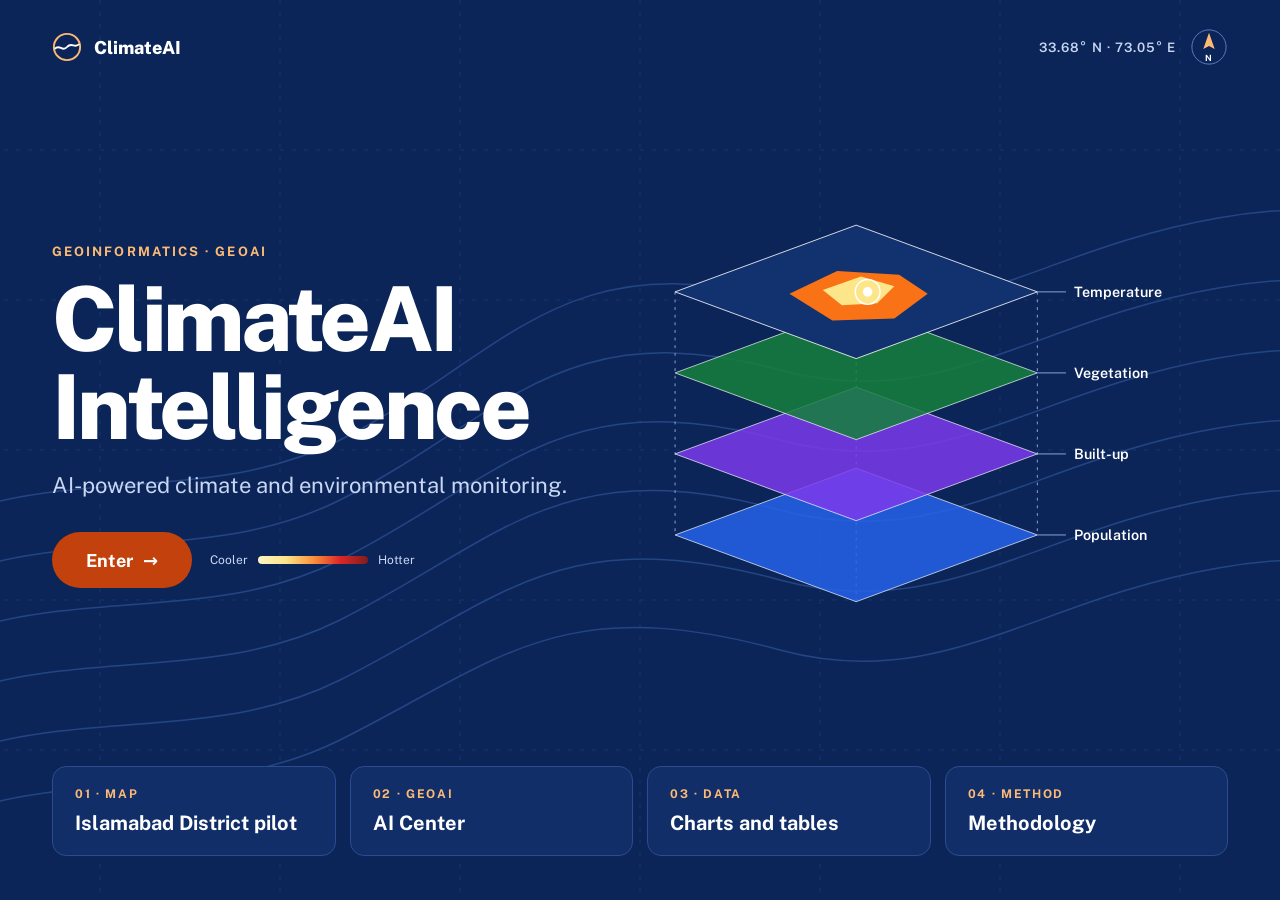
<file: index.html>
<!doctype html>
<html lang="en">
<head>
<meta charset="utf-8">
<meta name="viewport" content="width=device-width, initial-scale=1">
<title>ClimateAI Intelligence</title>
<link rel="preconnect" href="https://fonts.googleapis.com">
<link href="https://fonts.googleapis.com/css2?family=Public+Sans:wght@400;500;600;700;800&display=swap" rel="stylesheet">
<style>
body{margin:0}
a{color:inherit;text-decoration:none}
.opt:hover{background:#18418C}
.enter:hover{background:#9A3412}
</style>
</head>
<body>
<div style="position:relative;width:100%;min-height:100vh;box-sizing:border-box;overflow:hidden;background:#0B2559;color:#fff;font-family:'Public Sans',system-ui,sans-serif">

<svg viewBox="0 0 1440 900" preserveAspectRatio="xMidYMid slice" aria-hidden="true" style="position:absolute;inset:0;width:100%;height:100%">
<g stroke="#17376F" stroke-width="1" stroke-dasharray="4 8" fill="none"><path d="M0 150H1440M0 300H1440M0 450H1440M0 600H1440M0 750H1440M180 0V900M360 0V900M540 0V900M720 0V900M900 0V900M1080 0V900M1260 0V900"/></g>
<g fill="none" stroke="#244584" stroke-width="1.5">
<path d="M-100 700C100 560 260 640 420 560S640 380 860 440 1180 300 1540 360"/>
<path d="M-100 760C100 620 260 700 420 620S640 450 860 510 1180 370 1540 430"/>
<path d="M-100 820C100 680 260 760 420 680S640 520 860 580 1180 440 1540 500"/>
<path d="M-100 640C100 500 260 580 420 500S640 310 860 370 1180 230 1540 290"/>
<path d="M-100 580C100 440 260 520 420 440S640 240 860 300 1180 160 1540 220"/>
<path d="M-100 880C100 740 260 820 420 740S640 590 860 650 1180 510 1540 570"/>
</g>
</svg>

<div style="position:relative;max-width:1240px;margin:0 auto;padding:28px 32px 44px;min-height:100vh;box-sizing:border-box;display:flex;flex-direction:column">

<div style="display:flex;align-items:center;justify-content:space-between;gap:16px">
<div style="display:flex;align-items:center;gap:12px;font-weight:800;font-size:18px">
<svg width="30" height="30" viewBox="0 0 32 32" aria-hidden="true"><circle cx="16" cy="16" r="14" fill="none" stroke="#FDBA74" stroke-width="2"/><path d="M3 18c5-6 8 4 13-2s8 2 13-3" fill="none" stroke="#fff" stroke-width="2"/></svg>
ClimateAI
</div>
<div style="display:flex;align-items:center;gap:14px;font-size:13px;font-weight:600;letter-spacing:0.08em;color:#C9D7F2">
<span>33.68° N · 73.05° E</span>
<svg width="38" height="38" viewBox="0 0 40 40" role="img" aria-label="North arrow"><circle cx="20" cy="20" r="18" fill="none" stroke="#5F7FBF"/><path d="M20 5L26 22L20 19L14 22Z" fill="#FDBA74"/><text x="20" y="35" text-anchor="middle" font-size="9" font-weight="700" fill="#fff" font-family="Public Sans,sans-serif">N</text></svg>
</div>
</div>

<div style="flex:1;display:flex;flex-wrap:wrap;align-items:center;gap:32px;padding:32px 0">
<div style="flex:1 1 420px;min-width:290px">
<div style="font-size:13px;font-weight:700;letter-spacing:0.16em;text-transform:uppercase;color:#FDBA74">Geoinformatics · GeoAI</div>
<h1 style="margin:16px 0 0;font-size:clamp(44px,7vw,92px);line-height:0.98;letter-spacing:-0.04em;font-weight:800">ClimateAI Intelligence</h1>
<p style="margin:22px 0 0;font-size:clamp(17px,2vw,22px);color:#C9D7F2">AI-powered climate and environmental monitoring.</p>
<div style="display:flex;align-items:center;flex-wrap:wrap;gap:18px;margin-top:34px">
<a class="enter" href="dashboard.html" style="display:inline-flex;align-items:center;gap:10px;min-height:56px;padding:0 34px;background:#C2410C;color:#fff;border-radius:999px;font-weight:700;font-size:18px">Enter <span aria-hidden="true">→</span></a>
<div style="display:flex;align-items:center;gap:10px;font-size:12px;color:#C9D7F2"><span>Cooler</span><span style="width:110px;height:8px;border-radius:4px;background:linear-gradient(90deg,#FEF3C7,#FDE68A,#FB923C,#DC2626,#7F1D1D)"></span><span>Hotter</span></div>
</div>
</div>

<div style="flex:1 1 420px;min-width:290px">
<svg viewBox="0 0 600 480" width="100%" role="img" aria-label="Diagram of stacked map layers: temperature, vegetation, built-up and population" style="display:block;max-width:620px;margin:0 auto">
<g stroke="#8FA8D8" stroke-width="1" stroke-dasharray="3 5"><path d="M20 110V365M210 40V435M400 110V365"/></g>
<path d="M20 365L210 295L400 365L210 435Z" fill="#2563EB" fill-opacity="0.85" stroke="#fff" stroke-opacity="0.7"/>
<path d="M20 280L210 210L400 280L210 350Z" fill="#7C3AED" fill-opacity="0.85" stroke="#fff" stroke-opacity="0.7"/>
<path d="M20 195L210 125L400 195L210 265Z" fill="#15803D" fill-opacity="0.85" stroke="#fff" stroke-opacity="0.7"/>
<path d="M20 110L210 40L400 110L210 180Z" fill="#12326F" stroke="#fff" stroke-opacity="0.85"/>
<path d="M140 112L190 88L255 92L285 112L250 138L185 140Z" fill="#F97316"/>
<path d="M175 108L215 94L250 104L232 122L195 124Z" fill="#FDE68A"/>
<circle cx="222" cy="110" r="5" fill="#fff"/><circle cx="222" cy="110" r="13" fill="none" stroke="#fff" stroke-width="1.5"/>
<g stroke="#8FA8D8" stroke-width="1"><path d="M400 110H430M400 195H430M400 280H430M400 365H430"/></g>
<g fill="#fff" font-family="Public Sans,sans-serif" font-size="15" font-weight="600">
<text x="438" y="115">Temperature</text><text x="438" y="200">Vegetation</text><text x="438" y="285">Built-up</text><text x="438" y="370">Population</text>
</g>
</svg>
</div>
</div>

<div style="display:grid;grid-template-columns:repeat(auto-fit,minmax(230px,1fr));gap:14px">
<a class="opt" href="dashboard.html" style="display:block;background:#112E69;border:1px solid #2C4C8F;border-radius:14px;padding:20px 22px"><div style="font-size:12px;font-weight:700;letter-spacing:0.14em;color:#FDBA74">01 · MAP</div><div style="margin-top:10px;font-size:20px;font-weight:700">Islamabad District pilot</div></a>
<a class="opt" href="ai-center.html" style="display:block;background:#112E69;border:1px solid #2C4C8F;border-radius:14px;padding:20px 22px"><div style="font-size:12px;font-weight:700;letter-spacing:0.14em;color:#FDBA74">02 · GEOAI</div><div style="margin-top:10px;font-size:20px;font-weight:700">AI Center</div></a>
<a class="opt" href="analytics.html" style="display:block;background:#112E69;border:1px solid #2C4C8F;border-radius:14px;padding:20px 22px"><div style="font-size:12px;font-weight:700;letter-spacing:0.14em;color:#FDBA74">03 · DATA</div><div style="margin-top:10px;font-size:20px;font-weight:700">Charts and tables</div></a>
<a class="opt" href="methodology.html" style="display:block;background:#112E69;border:1px solid #2C4C8F;border-radius:14px;padding:20px 22px"><div style="font-size:12px;font-weight:700;letter-spacing:0.14em;color:#FDBA74">04 · METHOD</div><div style="margin-top:10px;font-size:20px;font-weight:700">Methodology</div></a>
</div>

</div>
</div>
</body>
</html>
</file>
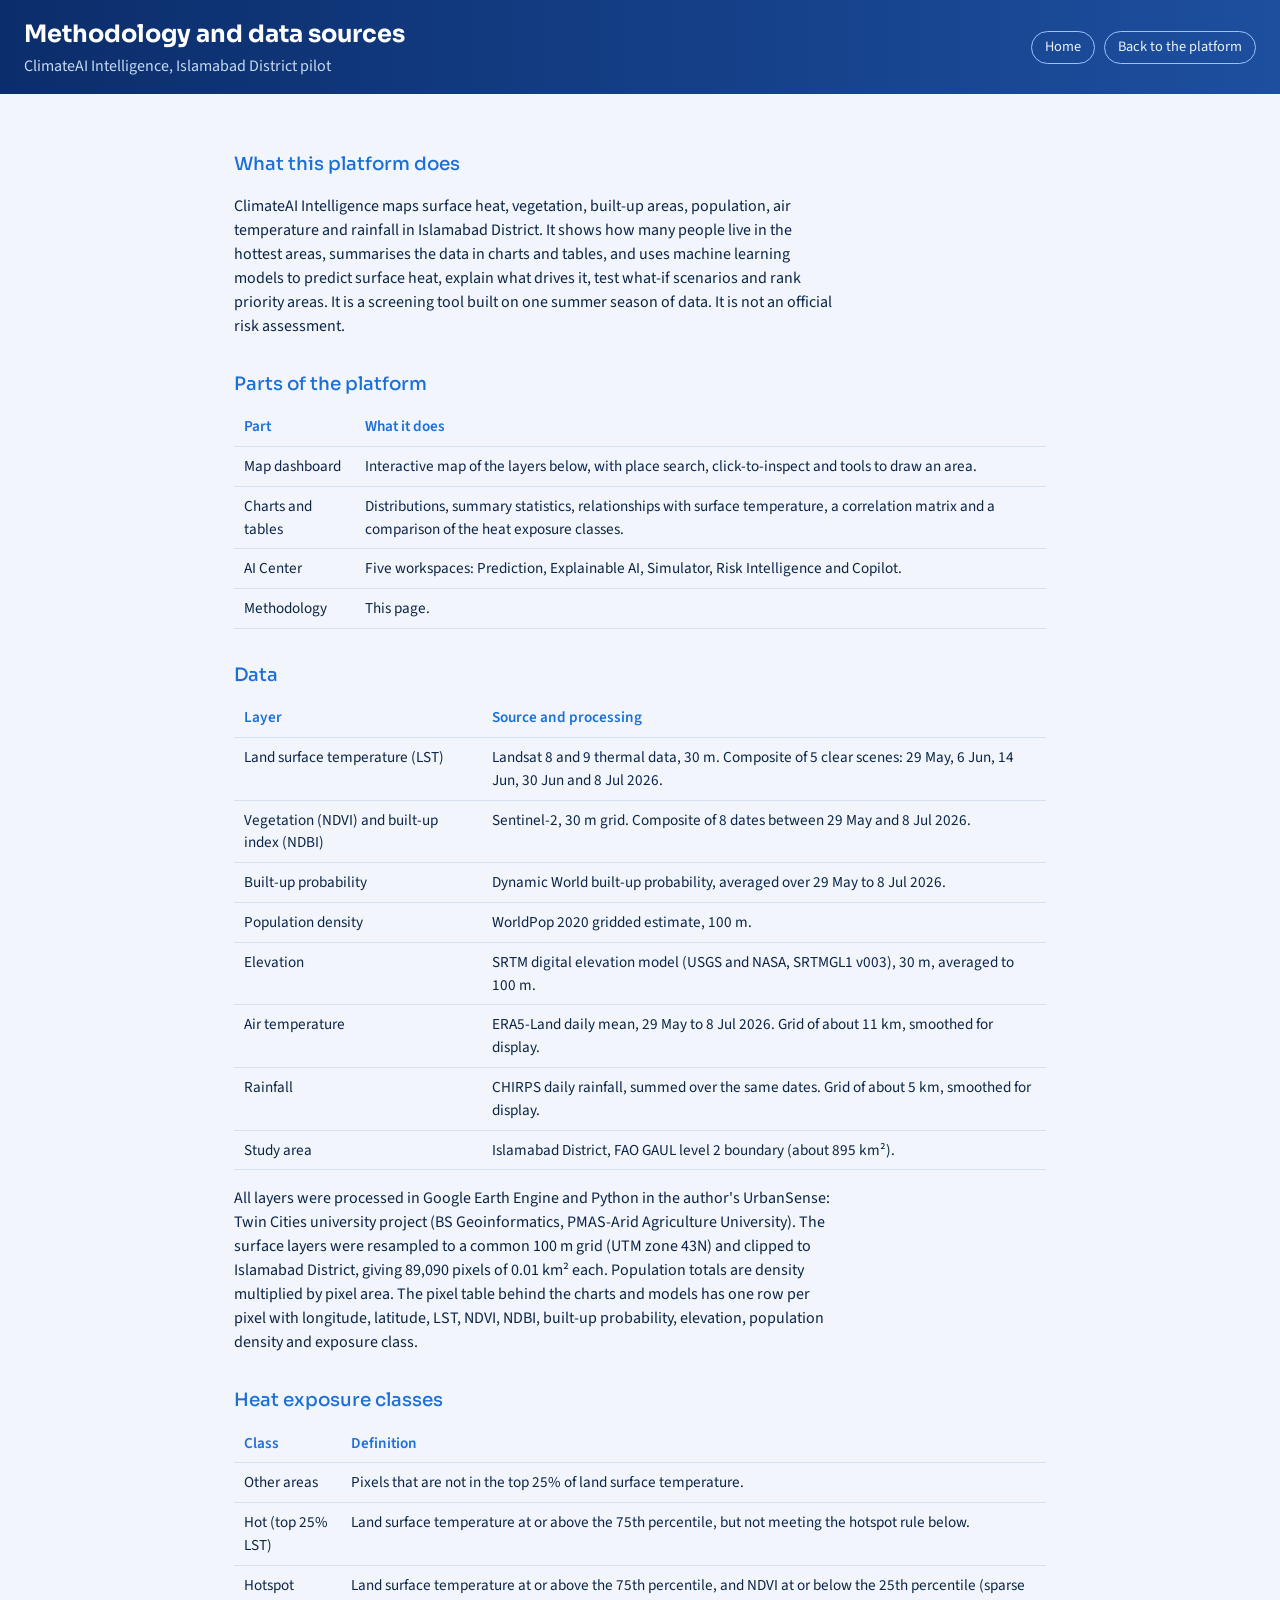
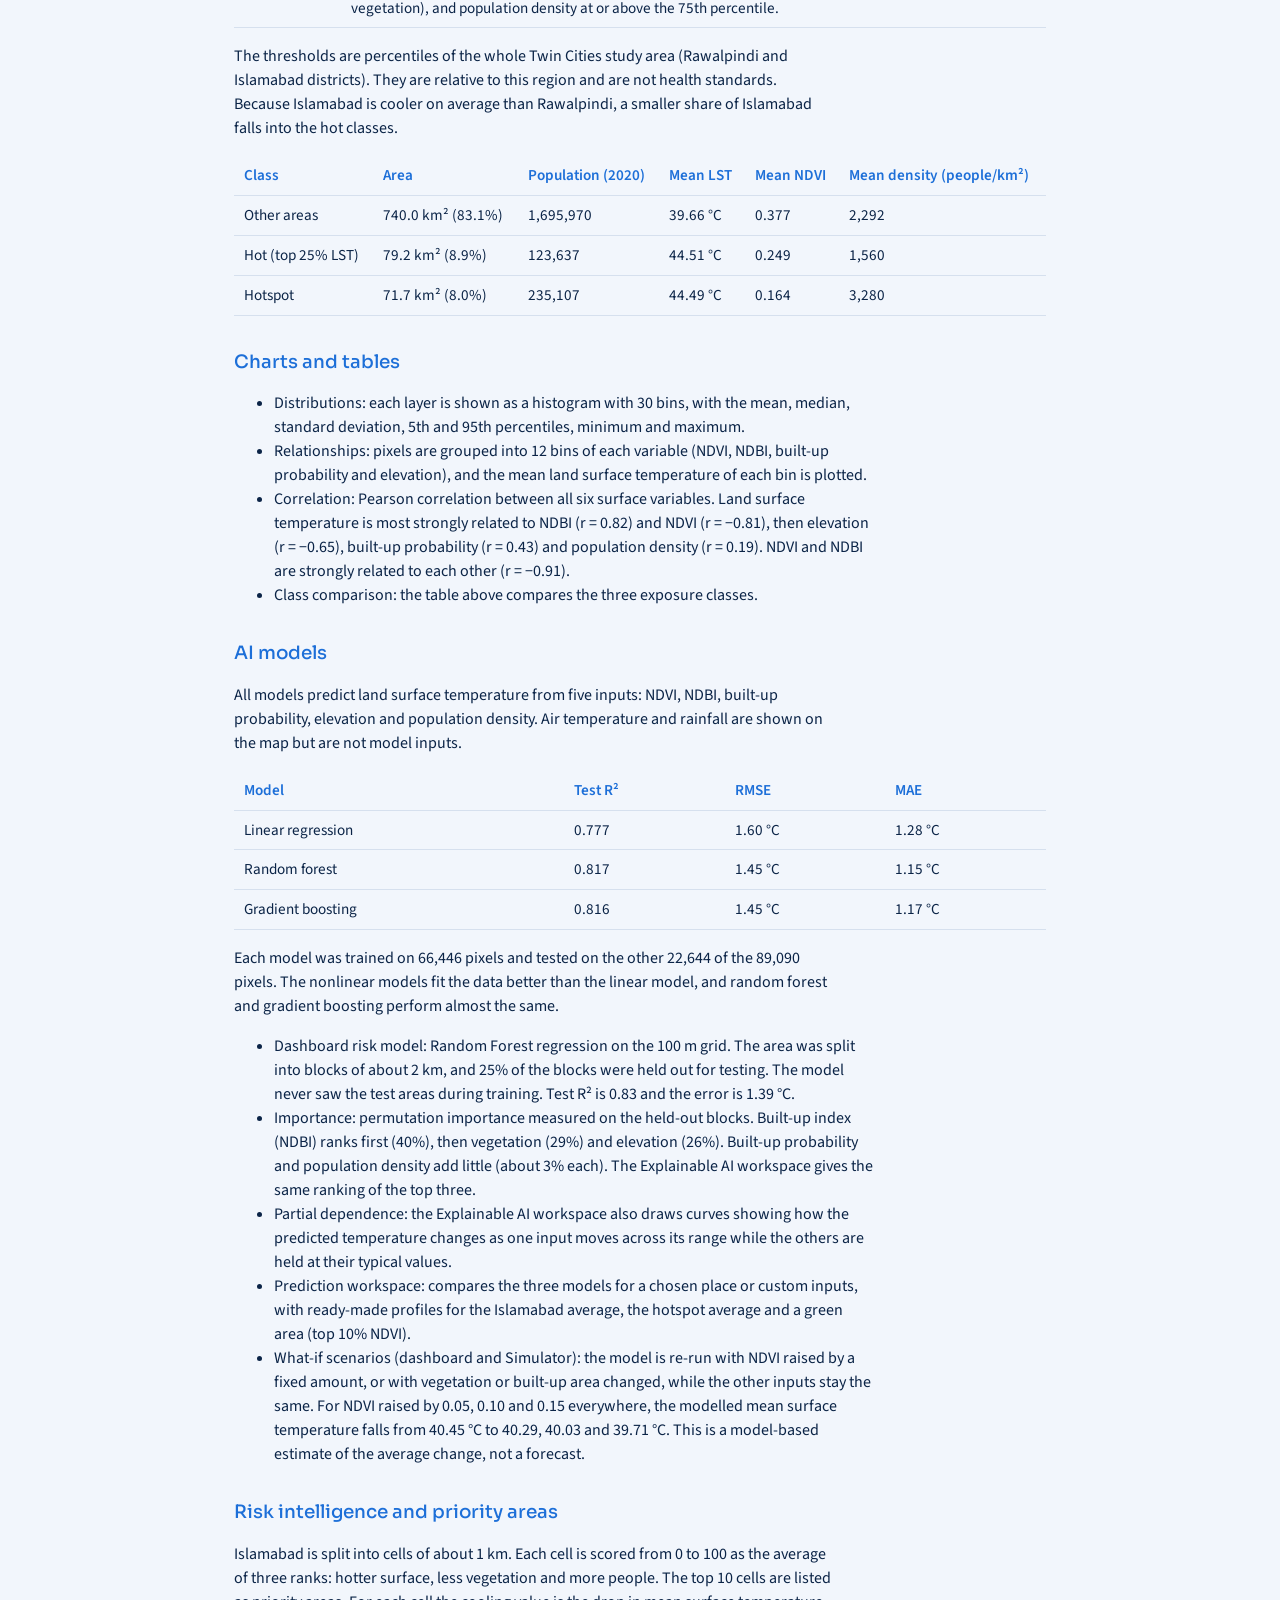
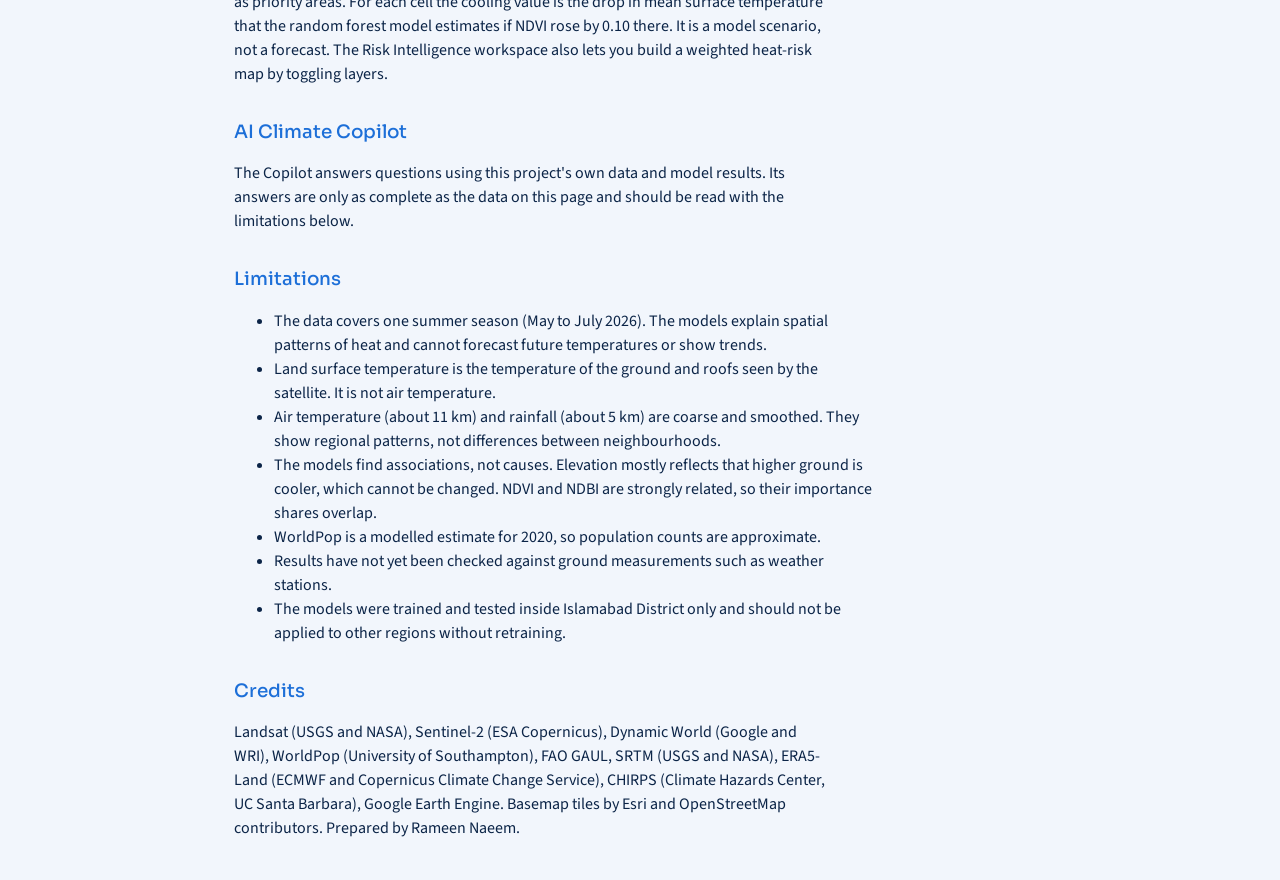
<file: methodology.html>
<!DOCTYPE html>
<html lang="en">
<head>
<meta charset="UTF-8">
<meta name="viewport" content="width=device-width, initial-scale=1">
<title>Methodology and Data Sources | ClimateAI Intelligence</title>
<link href="https://fonts.googleapis.com/css2?family=Sora:wght@500;700&family=Source+Sans+3:wght@400;600&display=swap" rel="stylesheet">
<link rel="stylesheet" href="styles.css">
<style>
.doc{max-width:860px;margin:0 auto;padding:1.5rem}
.doc h2{margin:2rem 0 .6rem;font-size:1.15rem}
.doc p,.doc li{max-width:75ch}
.doc table{width:100%;border-collapse:collapse;font-size:.95rem;margin:.5rem 0}
.doc th,.doc td{border-bottom:1px solid var(--line);padding:.5rem .6rem;text-align:left;vertical-align:top}
.doc th{color:var(--teal);font-weight:600}
.doc a{color:var(--teal)}
</style>
</head>
<body>
<header class="top">
  <div><h1>Methodology and data sources</h1><p>ClimateAI Intelligence, Islamabad District pilot</p></div>
  <nav style="display:flex;gap:.6rem;flex-wrap:wrap"><a class="pilot" style="text-decoration:none" href="index.html">Home</a><a class="pilot" style="text-decoration:none" href="dashboard.html">Back to the platform</a></nav>
</header>
<main class="doc">

<h2>What this platform does</h2>
<p>ClimateAI Intelligence maps surface heat, vegetation, built-up areas, population, air temperature and rainfall in Islamabad District. It shows how many people live in the hottest areas, summarises the data in charts and tables, and uses machine learning models to predict surface heat, explain what drives it, test what-if scenarios and rank priority areas. It is a screening tool built on one summer season of data. It is not an official risk assessment.</p>

<h2>Parts of the platform</h2>
<table>
<tr><th>Part</th><th>What it does</th></tr>
<tr><td>Map dashboard</td><td>Interactive map of the layers below, with place search, click-to-inspect and tools to draw an area.</td></tr>
<tr><td>Charts and tables</td><td>Distributions, summary statistics, relationships with surface temperature, a correlation matrix and a comparison of the heat exposure classes.</td></tr>
<tr><td>AI Center</td><td>Five workspaces: Prediction, Explainable AI, Simulator, Risk Intelligence and Copilot.</td></tr>
<tr><td>Methodology</td><td>This page.</td></tr>
</table>

<h2>Data</h2>
<table>
<tr><th>Layer</th><th>Source and processing</th></tr>
<tr><td>Land surface temperature (LST)</td><td>Landsat 8 and 9 thermal data, 30 m. Composite of 5 clear scenes: 29 May, 6 Jun, 14 Jun, 30 Jun and 8 Jul 2026.</td></tr>
<tr><td>Vegetation (NDVI) and built-up index (NDBI)</td><td>Sentinel-2, 30 m grid. Composite of 8 dates between 29 May and 8 Jul 2026.</td></tr>
<tr><td>Built-up probability</td><td>Dynamic World built-up probability, averaged over 29 May to 8 Jul 2026.</td></tr>
<tr><td>Population density</td><td>WorldPop 2020 gridded estimate, 100 m.</td></tr>
<tr><td>Elevation</td><td>SRTM digital elevation model (USGS and NASA, SRTMGL1 v003), 30 m, averaged to 100 m.</td></tr>
<tr><td>Air temperature</td><td>ERA5-Land daily mean, 29 May to 8 Jul 2026. Grid of about 11 km, smoothed for display.</td></tr>
<tr><td>Rainfall</td><td>CHIRPS daily rainfall, summed over the same dates. Grid of about 5 km, smoothed for display.</td></tr>
<tr><td>Study area</td><td>Islamabad District, FAO GAUL level 2 boundary (about 895 km²).</td></tr>
</table>
<p>All layers were processed in Google Earth Engine and Python in the author's UrbanSense: Twin Cities university project (BS Geoinformatics, PMAS-Arid Agriculture University). The surface layers were resampled to a common 100 m grid (UTM zone 43N) and clipped to Islamabad District, giving 89,090 pixels of 0.01 km² each. Population totals are density multiplied by pixel area. The pixel table behind the charts and models has one row per pixel with longitude, latitude, LST, NDVI, NDBI, built-up probability, elevation, population density and exposure class.</p>

<h2>Heat exposure classes</h2>
<table>
<tr><th>Class</th><th>Definition</th></tr>
<tr><td>Other areas</td><td>Pixels that are not in the top 25% of land surface temperature.</td></tr>
<tr><td>Hot (top 25% LST)</td><td>Land surface temperature at or above the 75th percentile, but not meeting the hotspot rule below.</td></tr>
<tr><td>Hotspot</td><td>Land surface temperature at or above the 75th percentile, and NDVI at or below the 25th percentile (sparse vegetation), and population density at or above the 75th percentile.</td></tr>
</table>
<p>The thresholds are percentiles of the whole Twin Cities study area (Rawalpindi and Islamabad districts). They are relative to this region and are not health standards. Because Islamabad is cooler on average than Rawalpindi, a smaller share of Islamabad falls into the hot classes.</p>
<table>
<tr><th>Class</th><th>Area</th><th>Population (2020)</th><th>Mean LST</th><th>Mean NDVI</th><th>Mean density (people/km²)</th></tr>
<tr><td>Other areas</td><td>740.0 km² (83.1%)</td><td>1,695,970</td><td>39.66 °C</td><td>0.377</td><td>2,292</td></tr>
<tr><td>Hot (top 25% LST)</td><td>79.2 km² (8.9%)</td><td>123,637</td><td>44.51 °C</td><td>0.249</td><td>1,560</td></tr>
<tr><td>Hotspot</td><td>71.7 km² (8.0%)</td><td>235,107</td><td>44.49 °C</td><td>0.164</td><td>3,280</td></tr>
</table>

<h2>Charts and tables</h2>
<ul>
<li>Distributions: each layer is shown as a histogram with 30 bins, with the mean, median, standard deviation, 5th and 95th percentiles, minimum and maximum.</li>
<li>Relationships: pixels are grouped into 12 bins of each variable (NDVI, NDBI, built-up probability and elevation), and the mean land surface temperature of each bin is plotted.</li>
<li>Correlation: Pearson correlation between all six surface variables. Land surface temperature is most strongly related to NDBI (r = 0.82) and NDVI (r = −0.81), then elevation (r = −0.65), built-up probability (r = 0.43) and population density (r = 0.19). NDVI and NDBI are strongly related to each other (r = −0.91).</li>
<li>Class comparison: the table above compares the three exposure classes.</li>
</ul>

<h2>AI models</h2>
<p>All models predict land surface temperature from five inputs: NDVI, NDBI, built-up probability, elevation and population density. Air temperature and rainfall are shown on the map but are not model inputs.</p>
<table>
<tr><th>Model</th><th>Test R²</th><th>RMSE</th><th>MAE</th></tr>
<tr><td>Linear regression</td><td>0.777</td><td>1.60 °C</td><td>1.28 °C</td></tr>
<tr><td>Random forest</td><td>0.817</td><td>1.45 °C</td><td>1.15 °C</td></tr>
<tr><td>Gradient boosting</td><td>0.816</td><td>1.45 °C</td><td>1.17 °C</td></tr>
</table>
<p>Each model was trained on 66,446 pixels and tested on the other 22,644 of the 89,090 pixels. The nonlinear models fit the data better than the linear model, and random forest and gradient boosting perform almost the same.</p>
<ul>
<li>Dashboard risk model: Random Forest regression on the 100 m grid. The area was split into blocks of about 2 km, and 25% of the blocks were held out for testing. The model never saw the test areas during training. Test R² is 0.83 and the error is 1.39 °C.</li>
<li>Importance: permutation importance measured on the held-out blocks. Built-up index (NDBI) ranks first (40%), then vegetation (29%) and elevation (26%). Built-up probability and population density add little (about 3% each). The Explainable AI workspace gives the same ranking of the top three.</li>
<li>Partial dependence: the Explainable AI workspace also draws curves showing how the predicted temperature changes as one input moves across its range while the others are held at their typical values.</li>
<li>Prediction workspace: compares the three models for a chosen place or custom inputs, with ready-made profiles for the Islamabad average, the hotspot average and a green area (top 10% NDVI).</li>
<li>What-if scenarios (dashboard and Simulator): the model is re-run with NDVI raised by a fixed amount, or with vegetation or built-up area changed, while the other inputs stay the same. For NDVI raised by 0.05, 0.10 and 0.15 everywhere, the modelled mean surface temperature falls from 40.45 °C to 40.29, 40.03 and 39.71 °C. This is a model-based estimate of the average change, not a forecast.</li>
</ul>

<h2>Risk intelligence and priority areas</h2>
<p>Islamabad is split into cells of about 1 km. Each cell is scored from 0 to 100 as the average of three ranks: hotter surface, less vegetation and more people. The top 10 cells are listed as priority areas. For each cell the cooling value is the drop in mean surface temperature that the random forest model estimates if NDVI rose by 0.10 there. It is a model scenario, not a forecast. The Risk Intelligence workspace also lets you build a weighted heat-risk map by toggling layers.</p>

<h2>AI Climate Copilot</h2>
<p>The Copilot answers questions using this project's own data and model results. Its answers are only as complete as the data on this page and should be read with the limitations below.</p>

<h2>Limitations</h2>
<ul>
<li>The data covers one summer season (May to July 2026). The models explain spatial patterns of heat and cannot forecast future temperatures or show trends.</li>
<li>Land surface temperature is the temperature of the ground and roofs seen by the satellite. It is not air temperature.</li>
<li>Air temperature (about 11 km) and rainfall (about 5 km) are coarse and smoothed. They show regional patterns, not differences between neighbourhoods.</li>
<li>The models find associations, not causes. Elevation mostly reflects that higher ground is cooler, which cannot be changed. NDVI and NDBI are strongly related, so their importance shares overlap.</li>
<li>WorldPop is a modelled estimate for 2020, so population counts are approximate.</li>
<li>Results have not yet been checked against ground measurements such as weather stations.</li>
<li>The models were trained and tested inside Islamabad District only and should not be applied to other regions without retraining.</li>
</ul>

<h2>Credits</h2>
<p>Landsat (USGS and NASA), Sentinel-2 (ESA Copernicus), Dynamic World (Google and WRI), WorldPop (University of Southampton), FAO GAUL, SRTM (USGS and NASA), ERA5-Land (ECMWF and Copernicus Climate Change Service), CHIRPS (Climate Hazards Center, UC Santa Barbara), Google Earth Engine. Basemap tiles by Esri and OpenStreetMap contributors. Prepared by Rameen Naeem.</p>
</main>
</body>
</html>
</file>
<file: styles.css>
:root{--bg:#f2f6fc;--panel:#ffffff;--line:#d6e0ee;--text:#0b2447;--mute:#586a86;--teal:#1d6fd8;--blue:#0b2d6b}
*{box-sizing:border-box}
body{margin:0;background:var(--bg);color:var(--text);font:400 16px/1.5 "Source Sans 3",system-ui,sans-serif}
h1,h2{font-family:Sora,system-ui,sans-serif;margin:0}
h1{font-size:1.5rem;font-weight:700}
h2{font-size:1rem;font-weight:500;color:var(--teal);margin-bottom:.75rem}
.top{display:flex;justify-content:space-between;align-items:center;gap:1rem;padding:1rem 1.5rem;border-bottom:1px solid var(--line)}
.top p{margin:.15rem 0 0;color:var(--mute)}
.pilot{border:1px solid var(--teal);color:var(--teal);padding:.3rem .8rem;border-radius:999px;font-size:.9rem;white-space:nowrap}
.grid{display:grid;grid-template-columns:320px 1fr;gap:1rem;padding:1rem 1.5rem;max-width:1500px;margin:auto}
.side{display:flex;flex-direction:column;gap:1.25rem;background:var(--panel);border:1px solid var(--line);border-radius:10px;padding:1rem}
.mapwrap{border:1px solid var(--line);border-radius:10px;overflow:hidden;min-height:560px}
#map{height:100%;min-height:560px;background:#e8edf4}
.panel{grid-column:1/-1;background:var(--panel);border:1px solid var(--line);border-radius:10px;padding:1rem 1.25rem}
.kpis{display:grid;grid-template-columns:1fr 1fr;gap:.6rem}
.kpi{border-left:3px solid var(--teal);padding-left:.6rem}
.kpi b{display:block;font:700 1.25rem Sora,sans-serif}
.kpi span{color:var(--mute);font-size:.85rem}
.layers{display:flex;flex-direction:column;gap:.35rem}
.layers button{background:transparent;color:var(--text);border:1px solid var(--line);border-radius:8px;padding:.5rem .7rem;text-align:left;font:inherit;cursor:pointer}
.layers button:hover{border-color:var(--blue)}
.layers button.on{background:var(--blue);border-color:var(--blue);color:#fff}
button:focus-visible,input:focus-visible{outline:2px solid var(--teal);outline-offset:2px}
.opac{display:block;margin-top:.9rem;color:var(--mute);font-size:.9rem}
.opac input{width:100%}
.legend{margin-top:.9rem;font-size:.85rem;color:var(--mute)}
.bar{height:12px;border-radius:6px;margin:.35rem 0}
.ends{display:flex;justify-content:space-between}
.row{display:grid;grid-template-columns:110px 1fr 230px;gap:.8rem;align-items:center;margin:.5rem 0}
.track{background:var(--bg);border-radius:6px;height:14px;overflow:hidden}
.fill{height:100%}
.row small{color:var(--mute)}
.note{color:var(--mute);font-size:.95rem}
.fi{display:grid;grid-template-columns:140px 1fr 60px;gap:.8rem;align-items:center;margin:.4rem 0}
footer{padding:1rem 1.5rem 2rem;color:var(--mute);font-size:.85rem;text-align:center}
@media(max-width:860px){.grid{grid-template-columns:1fr}.row{grid-template-columns:90px 1fr}.row small{grid-column:1/-1}.top{flex-direction:column;align-items:flex-start}}

.top{background:linear-gradient(90deg,#0b2d6b,#1d4f9f);border-bottom:0}.top h1{color:#fff}.top p{color:#c7d9f5}.pilot{border-color:#9cc2ff;color:#e8f1ff}
</file>
